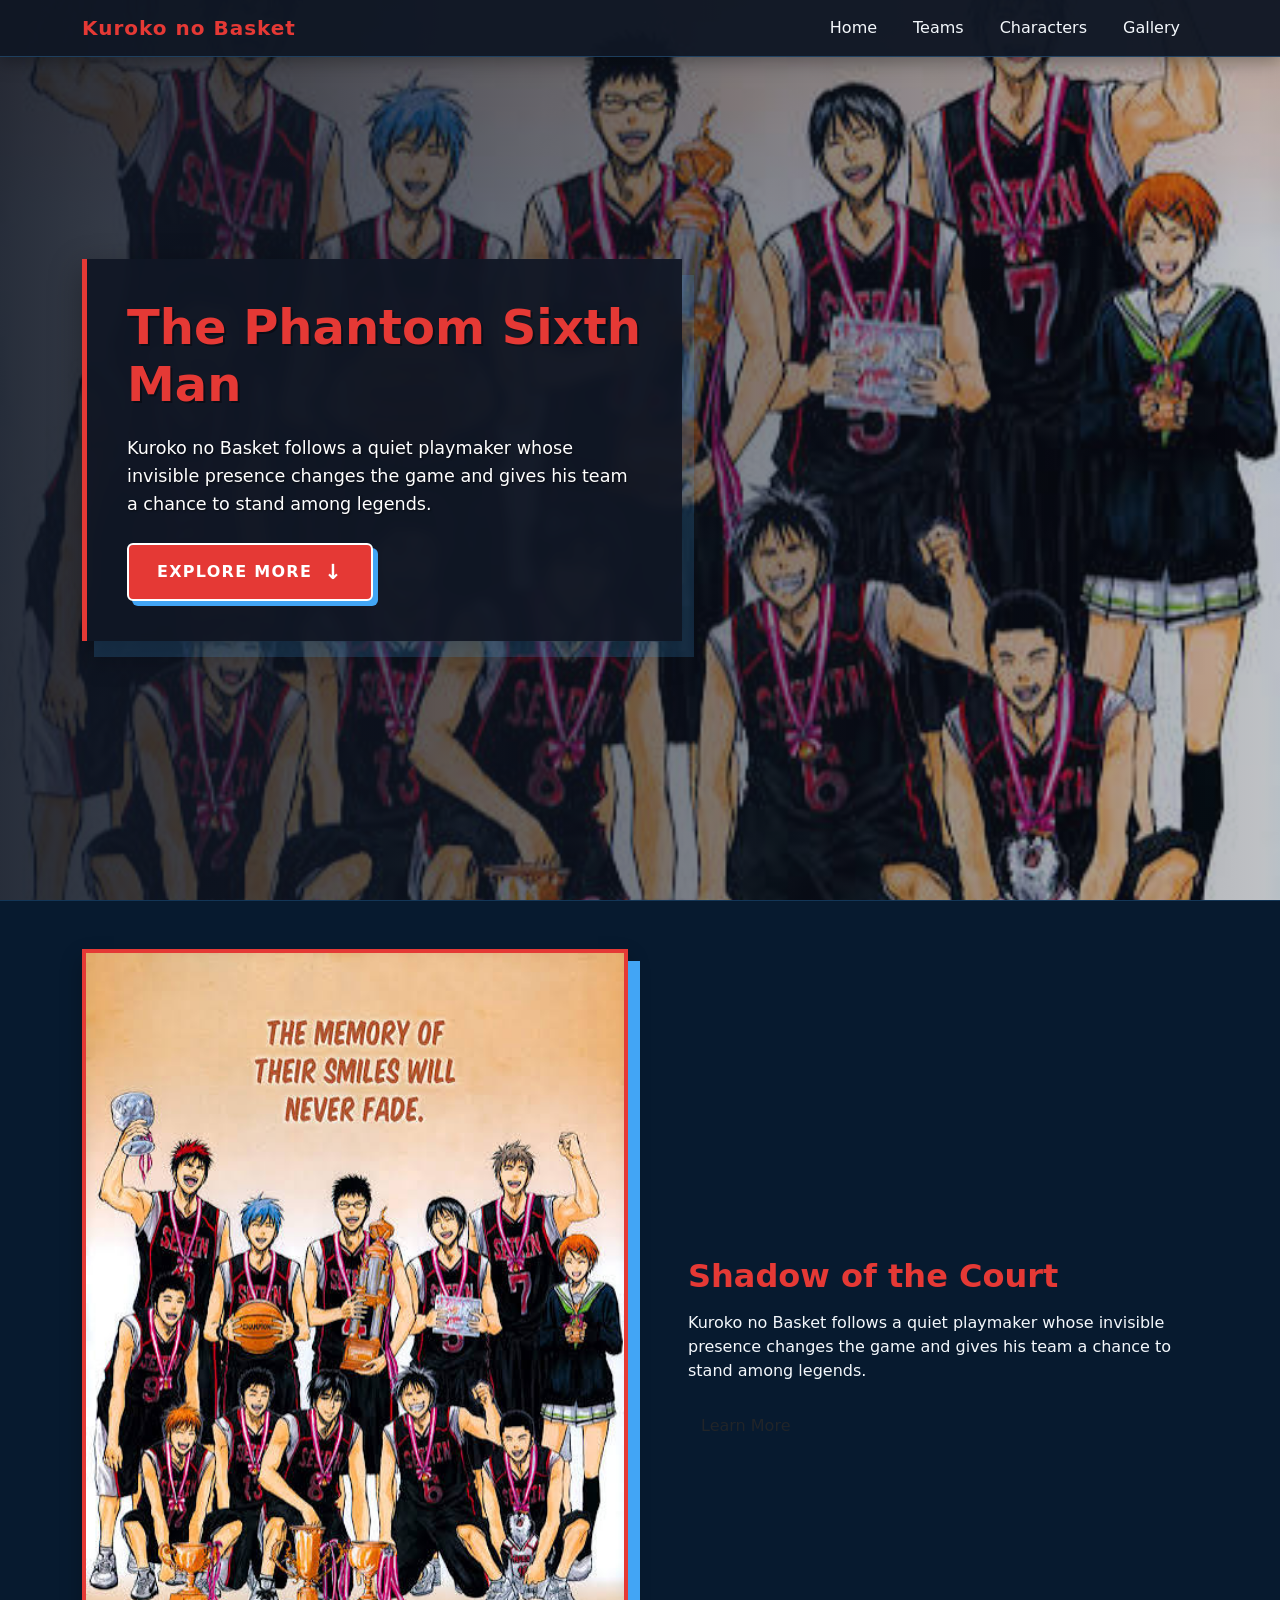
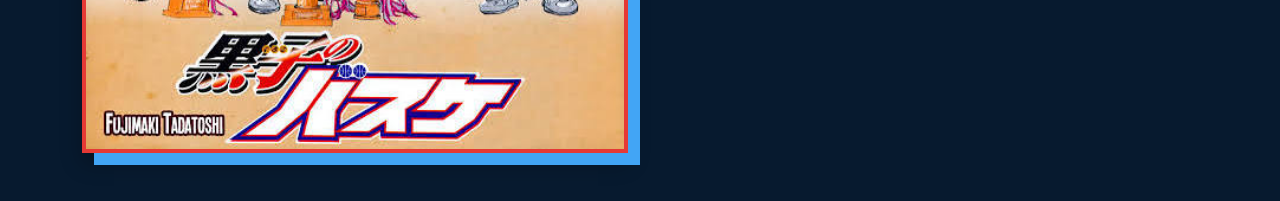
<file: index.html>
<!doctype html>
<html lang="en">
  <head>
    <meta charset="UTF-8" />
    <meta name="viewport" content="width=device-width, initial-scale=1.0" />
    <title>Kuroko no Basket Landing Page</title>
    <link rel="stylesheet" href="landing page.css" />
    <link
      href="https://cdn.jsdelivr.net/npm/bootstrap@5.3.0/dist/css/bootstrap.min.css"
      rel="stylesheet"
    />
    <link
      href="https://fonts.googleapis.com/css2?family=Quicksand:wght@400;600;700&display=swap"
      rel="stylesheet"
    />
  </head>
  <body>
    <nav class="navbar navbar-expand-lg fixed-top">
      <div class="container">
        <a class="navbar-brand" href="#">Kuroko no Basket</a>
        <button
          class="navbar-toggler"
          type="button"
          data-bs-toggle="collapse"
          data-bs-target="#navbarNav"
          aria-controls="navbarNav"
          aria-expanded="false"
          aria-label="Toggle navigation"
        >
          <span class="navbar-toggler-icon"></span>
        </button>
        <div
          class="collapse navbar-collapse justify-content-end"
          id="navbarNav"
        >
          <ul class="navbar-nav">
            <li class="nav-item">
              <a class="nav-link" href="#">Home</a>
            </li>
            <li class="nav-item">
              <a class="nav-link" href="#">Teams</a>
            </li>
            <li class="nav-item">
              <a class="nav-link" href="#">Characters</a>
            </li>
            <li class="nav-item">
              <a class="nav-link" href="#">Gallery</a>
            </li>
          </ul>
        </div>
      </div>
    </nav>

    <section class="hero-section">
      <div class="container">
        <div class="hero-content">
          <h1 class="hero-title">The Phantom Sixth Man</h1>
          <p class="hero-text">
            Kuroko no Basket follows a quiet playmaker whose invisible
            presence changes the game and gives his team a chance to stand
            among legends.
          </p>
          <a href="#court-section" class="btn btn-ghibli explore-button"
            >Explore More</a
          >
        </div>
      </div>
    </section>

    <section id="court-section" class="py-5">
      <div class="container">
        <div class="row align-items-center">
          <div class="col-lg-6 mb-4 mb-lg-0">
            <img
              src="image/kuroko.jpg"
              alt="Kuroko no Basket anime character"
              class="feature-img"
            />
          </div>
          <div class="col-lg-6 ps-lg-5">
            <h2 class="fw-bold mb-3 feature-title">Shadow of the Court</h2>
            <p class="mb-4">
              Kuroko no Basket follows a quiet playmaker whose invisible
              presence changes the game and gives his team a chance to stand
              among legends.
            </p>
            <a href="#" class="btn btn-ghibli">Learn More</a>
          </div>
        </div>
      </div>
    </section>

    <script src="https://cdn.jsdelivr.net/npm/bootstrap@5.3.0/dist/js/bootstrap.bundle.min.js"></script>
  </body>
</html>
</file>
<file: landing page.css>
:root {
    --anime-orange: #e53935;
    --anime-cyan: #42a5f5;
    --anime-night: #071a2f;
    --anime-ink: #0d2745;
    --anime-paper: #f4f8fc;
}

body {
    color: var(--anime-paper);
    font-family: 'Quicksand', sans-serif;
    background: var(--anime-night);
}

html {
    scroll-behavior: smooth;
}

.navbar {
    z-index: 1030;
    background-color: rgba(16, 23, 37, 0.97);
    border-bottom: 1px solid rgba(66, 165, 245, 0.28);
    box-shadow: 0 4px 18px rgba(0, 0, 0, 0.35);
    transition: background-color 0.3s ease;
}

.navbar-toggler {
    border: 1px solid var(--anime-cyan);
}

.navbar-toggler:focus {
    box-shadow: 0 0 0 3px rgba(66, 165, 245, 0.3);
}

.navbar-toggler-icon {
    filter: invert(82%) sepia(36%) saturate(500%) hue-rotate(132deg);
}

.navbar-brand {
    color: var(--anime-orange) !important;
    font-size: 1.5rem;
    font-weight: 700;
    letter-spacing: 0.05em;
}

.nav-link {
    color: var(--anime-paper) !important;
    font-weight: 600;
    margin: 0 10px;
}

.nav-link:hover {
    color: var(--anime-cyan) !important;
}

.hero-section {
    min-height: 100vh;
    display: flex;
    align-items: center;
    position: relative;
    background: linear-gradient(90deg, rgba(16, 23, 37, 0.9), rgba(16, 23, 37, 0.26)), url('image/kuroko.jpg') no-repeat center center/cover;
}

.hero-content {
    max-width: 600px;
    padding: 40px;
    color: #ffffff;
    background: rgba(16, 23, 37, 0.94);
    border-left: 5px solid var(--anime-orange);
    box-shadow: 12px 16px 0 rgba(66, 165, 245, 0.18), 0 10px 30px rgba(0, 0, 0, 0.35);
    backdrop-filter: blur(5px);
}

.hero-title {
    color: var(--anime-orange);
    font-size: 3rem;
    font-weight: 700;
    margin-bottom: 20px;
    text-shadow: 2px 2px 0 rgba(0, 0, 0, 0.35);
}

.hero-text {
    color: #ffffff;
    font-size: 1.1rem;
    line-height: 1.6;
    margin-bottom: 25px;
    text-shadow: 1px 1px 2px rgba(0, 0, 0, 0.55);
}

.btn-ghibli {
    display: inline-block;
    color: var(--anime-night);
    padding: 12px 30px;
    background-color: var(--anime-orange);
    border: none;
    border-radius: 2px;
    font-weight: 600;
    text-align: center;
    text-decoration: none;
    transition: transform 0.3s, background-color 0.3s;
}

.btn-ghibli:hover {
    color: var(--anime-night);
    background-color: var(--anime-cyan);
    transform: scale(1.05);
}

.btn-ghibli:focus-visible {
    outline: 3px solid #ffffff;
    outline-offset: 4px;
}

.hero-content .explore-button {
    display: inline-flex;
    align-items: center;
    gap: 12px;
    min-width: 190px;
    justify-content: center;
    color: #ffffff;
    padding: 15px 28px;
    background-color: var(--anime-orange);
    border: 2px solid #ffffff;
    box-shadow: 5px 5px 0 var(--anime-cyan);
    font-size: 1rem;
    font-weight: 700;
    letter-spacing: 0.08em;
    text-transform: uppercase;
}

.hero-content .explore-button::after {
    content: "↓";
    font-size: 1.3rem;
    line-height: 1;
}

.hero-content .explore-button:hover {
    color: var(--anime-night);
    background-color: var(--anime-cyan);
    border-color: var(--anime-night);
    box-shadow: 5px 5px 0 var(--anime-orange);
}

section.py-5 {
    scroll-margin-top: 72px;
    color: var(--anime-paper);
    background: var(--anime-night);
    border-top: 1px solid rgba(66, 165, 245, 0.2);
}

.feature-img {
    width: 100%;
    height: auto;
    object-fit: cover;
    border: 4px solid var(--anime-orange);
    box-shadow: 12px 12px 0 var(--anime-cyan), 0 10px 20px rgba(0, 0, 0, 0.28);
}

.feature-title {
    color: var(--anime-orange);
}

.seirin-section {
    padding: 100px 0;
    color: var(--anime-paper);
    background: var(--anime-night);
    scroll-margin-top: 72px;
}

.seirin-heading {
    max-width: 680px;
    margin-bottom: 50px;
}

.section-kicker {
    margin-bottom: 12px;
    color: var(--anime-cyan);
    font-size: 0.8rem;
    font-weight: 700;
    letter-spacing: 0.18em;
}

.seirin-heading h2 {
    margin: 0;
    color: var(--anime-orange);
    font-size: clamp(2rem, 5vw, 3.6rem);
    font-weight: 700;
}

.seirin-img {
    width: 100%;
    max-height: 520px;
    object-fit: cover;
    border: 4px solid var(--anime-cyan);
    box-shadow: 12px 12px 0 var(--anime-orange);
}

.seirin-section h3 {
    margin-bottom: 20px;
    color: #ffffff;
    font-size: clamp(1.8rem, 4vw, 2.8rem);
}

.seirin-section p:not(.section-kicker) {
    max-width: 500px;
    color: rgba(248, 241, 230, 0.82);
    font-size: 1.1rem;
    line-height: 1.7;
}

.seirin-facts {
    display: flex;
    flex-wrap: wrap;
    gap: 12px;
    margin-top: 30px;
}

.seirin-facts span {
    padding: 10px 14px;
    color: var(--anime-paper);
    background: rgba(229, 57, 53, 0.16);
    border-left: 3px solid var(--anime-orange);
    font-size: 0.9rem;
}

.seirin-facts strong {
    margin-right: 7px;
    color: var(--anime-cyan);
}

@media (max-width: 768px) {
    .hero-title {
        font-size: 2rem;
    }

    .hero-content {
        padding: 25px;
        margin: 20px;
    }

    .navbar {
        background-color: rgba(16, 23, 37, 0.99);
    }
}
</file>
